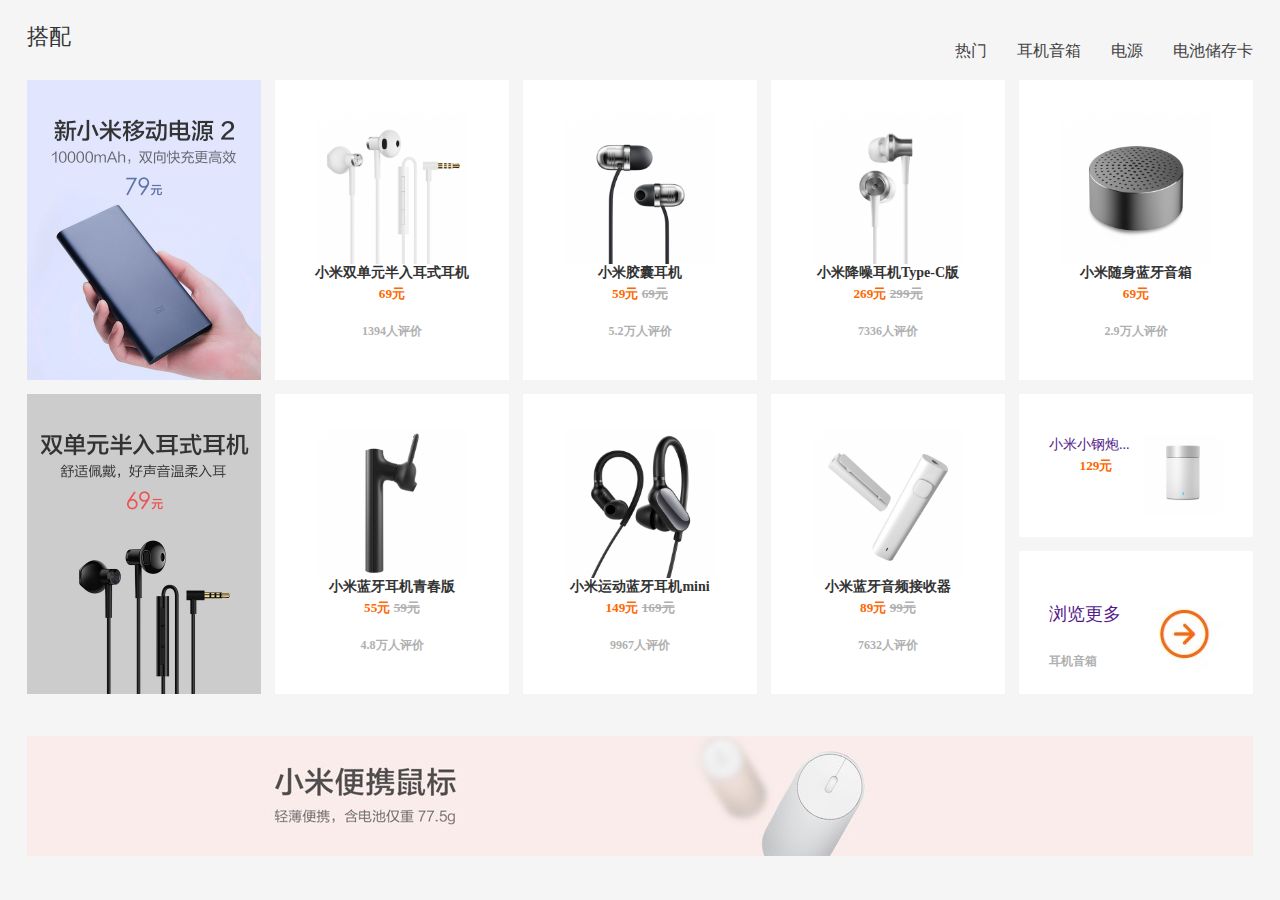
<file: dp.html>
<!DOCTYPE html>
<html lang="en">
<head>
	<meta charset="UTF-8">
	<title>搭配</title>
	<link rel="stylesheet" href="css/dp.css">
</head>
<body>
	<div class="dp">
		<div class="title">
			<div class="font">搭配</div>
			<div class="font1">电池储存卡</div>
			<div class="font1">电源</div>
			<div class="font1">耳机音箱</div>
			<div class="font1">热门</div>
		</div>
		<div class="con">
			<div class="box">
			  <a href="">
			  	<img src="img/dp1.jpg" alt="" width="234" height="300">
			  </a>
			</div>
			<div class="box box3">
			  <a href="" class="imgbox">
			  	<img src="img/dperji2.jpg" alt="" width="150" height="150">
			  </a>
			  <h3><a href="" class="font">小米双单元半入耳式耳机</a></h3>
			  <h5>69元</h5>
			  <h4>1394人评价</h4>
			</div>
			<div class="box box3">
			  <a href="" class="imgbox">
			  	<img src="img/dperji3.jpg" alt="" width="150" height="150">
			  </a>
			  <h3><a href="" class="font">小米胶囊耳机</a></h3>
			  <h5>59元 <del>69元</del></h5>
			  <h4>5.2万人评价</h4>
			</div>
			<div class="box box3">
			  <a href="" class="imgbox">
			  	<img src="img/dperji4.jpg" alt="" width="150" height="150">
			  </a>
			  <h3><a href="" class="font">小米降噪耳机Type-C版</a></h3>
			  <h5>269元 <del>299元</del></h5>
			  <h4>7336人评价</h4>
			</div>
			<div class="box box1 box3">
			  <a href="" class="imgbox">
			  	<img src="img/dperji5.jpg" alt="" width="150" height="150">
			  </a>
			  <h3><a href="" class="font">小米随身蓝牙音箱</a></h3>
			  <h5>69元</h5>
			  <h4>2.9万人评价</h4>
			</div>
			<div class="box">
			  <a href="" class="imgbox">
			  	<img src="img/dp6.jpg" alt="" width="234" height="300">
			  </a>
			</div>
			<div class="box box3">
			  <a href="" class="imgbox">
			  	<img src="img/dperji7.jpg" alt="" width="150" height="150">
			  </a>
			  <h3><a href="" class="font">小米蓝牙耳机青春版</a></h3>
			  <h5>55元 <del>59元</del></h5>
			  <h4>4.8万人评价</h4>
			</div>
			<div class="box box3">
			  <a href="" class="imgbox">
			  	<img src="img/dperji8.jpg" alt="" width="150" height="150">
			  </a>
			  <h3><a href="" class="font">小米运动蓝牙耳机mini</a></h3>
			  <h5>149元 <del>169元</del></h5>
			  <h4>9967人评价</h4>
			</div>
			<div class="box box3">
			  <a href="" class="imgbox">
			  	<img src="img/dperji9.jpg" alt="" width="150" height="150">
			  </a>
			  <h3><a href="" class="font">小米蓝牙音频接收器</a></h3>
			  <h5>89元 <del>99元</del></h5>
			  <h4>7632人评价</h4>
			</div>
			<div class="box box1 box2">
			  <div class="smallbox">
			    <h3><a href="">小米小钢炮...</a></h3>
			    <h5>129元</h5>
			  </div>
			  <a href="">
			  	<img src="img/dperji10.jpg" alt="" width="80" height="80">
			  </a>
			</div>
			<div class="box box1 box2">
			  <div class="smallbox1">
			  	<h3><a href="">浏览更多<h4>耳机音箱</h4></a></h3>
			  </div>
			  <a href="">
			  	<img src="img/elejiaju11.jpg" alt="" width="80" height="80">
			  </a>
			</div>
		</div>
	</div>
	
	<div class="ad">
		<a href="">
			<img src="img/ad4.jpg" alt="" width="1226" height="120">
		</a>
	</div>

</body>
</html>
</file>
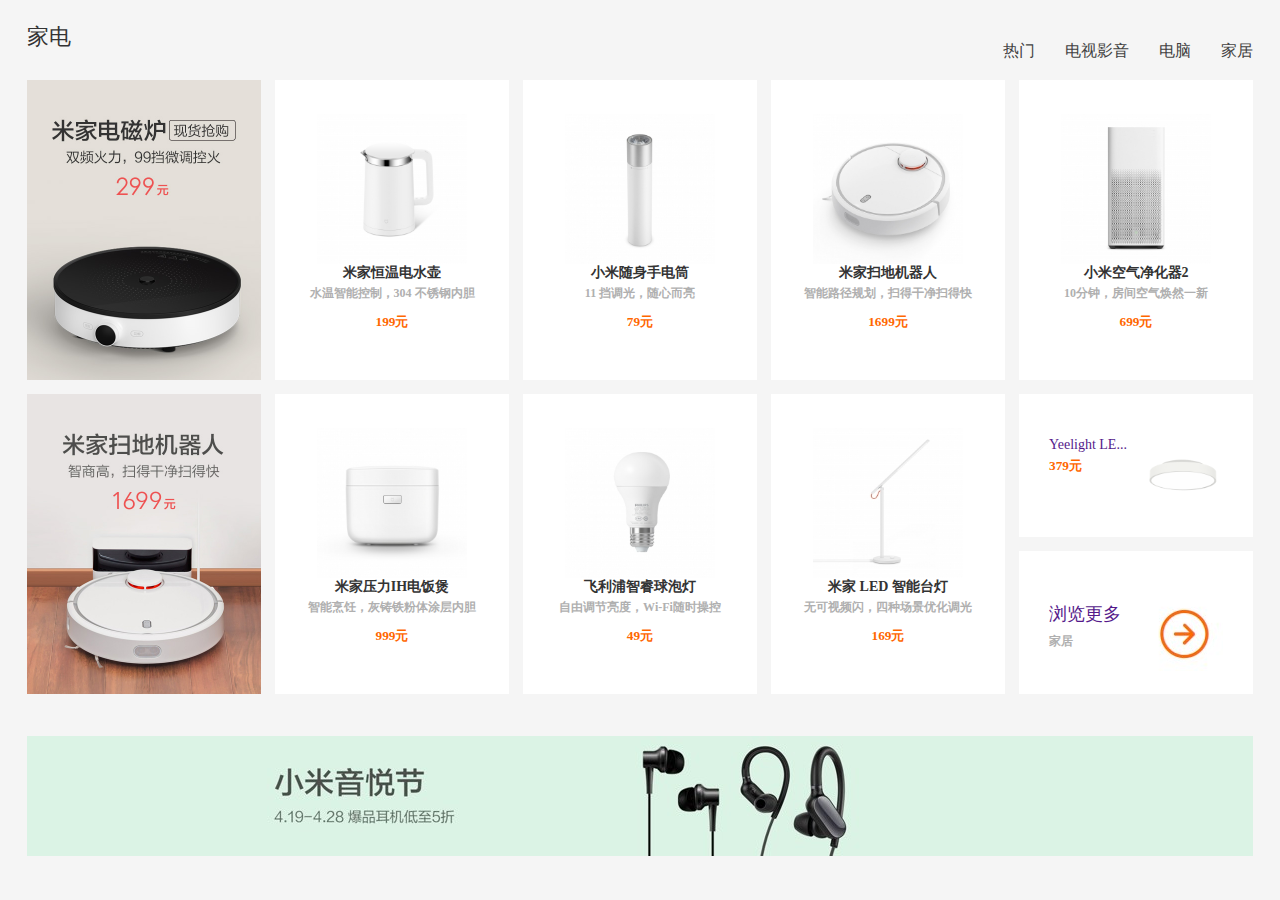
<file: ele.html>
<!DOCTYPE html>
<html lang="en">
<head>
	<meta charset="UTF-8">
	<title>家电</title>
	<link rel="stylesheet" href="css/ele.css">
</head>
<body>
	<div class="ele">
		<div class="title">
			<div class="font">家电</div>
			<div class="font1">家居</div>
			<div class="font1">电脑</div>
			<div class="font1">电视影音</div>
			<div class="font1">热门</div>
		</div>
		<div class="con">
			<div class="box">
			  <a href="">
			  	<img src="img/ele1.jpg" alt="" width="234" height="300">
			  </a>
			</div>
			<div class="box box3">
			  <a href="" class="imgbox">
			  	<img src="img/elejiaju2.jpg" alt="" width="150" height="150">
			  </a>
			  <h3><a href="" class="font">米家恒温电水壶</a></h3>
			  <h4>水温智能控制，304 不锈钢内胆</h4>
			  <h5>199元</h5>
			</div>
			<div class="box box3">
			  <a href="" class="imgbox">
			  	<img src="img/elejiaju3.jpg" alt="" width="150" height="150">
			  </a>
			  <h3><a href="" class="font">小米随身手电筒</a></h3>
			  <h4>11 挡调光，随心而亮</h4>
			  <h5>79元</h5>
			</div>
			<div class="box box3">
			  <a href="" class="imgbox">
			  	<img src="img/elejiaju4.jpg" alt="" width="150" height="150">
			  </a>
			  <h3><a href="" class="font">米家扫地机器人</a></h3>
			  <h4>智能路径规划，扫得干净扫得快</h4>
			  <h5>1699元</h5>
			</div>
			<div class="box box1 box3">
			  <a href="" class="imgbox">
			  	<img src="img/elejiaju5.jpg" alt="" width="150" height="150">
			  </a>
			  <h3><a href="" class="font">小米空气净化器2</a></h3>
			  <h4>10分钟，房间空气焕然一新</h4>
			  <h5>699元</h5>
			</div>
			<div class="box">
			  <a href="" class="imgbox">
			  	<img src="img/ele6.jpg" alt="" width="234" height="300">
			  </a>
			</div>
			<div class="box box3">
			  <a href="" class="imgbox">
			  	<img src="img/elejiaju7.jpg" alt="" width="150" height="150">
			  </a>
			  <h3><a href="" class="font">米家压力IH电饭煲</a></h3>
			  <h4>智能烹饪，灰铸铁粉体涂层内胆</h4>
			  <h5>999元</h5>
			</div>
			<div class="box box3">
			  <a href="" class="imgbox">
			  	<img src="img/elejiaju8.jpg" alt="" width="150" height="150">
			  </a>
			  <h3><a href="" class="font">飞利浦智睿球泡灯</a></h3>
			  <h4>自由调节亮度，Wi-Fi随时操控</h4>
			  <h5>49元</h5>
			</div>
			<div class="box box3">
			  <a href="" class="imgbox">
			  	<img src="img/elejiaju9.jpg" alt="" width="150" height="150">
			  </a>
			  <h3><a href="" class="font">米家 LED 智能台灯</a></h3>
			  <h4>无可视频闪，四种场景优化调光</h4>
			  <h5>169元</h5>
			</div>
			<div class="box box1 box2">
			  <div class="smallbox">
			    <h3><a href="">Yeelight LE...</a></h3>
			    <h5>379元</h5>
			  </div>
			  <a href="">
			  	<img src="img/elejiaju10.png" alt="" width="80" height="80">
			  </a>
			</div>
			<div class="box box1 box2">
			  <div class="smallbox1">
			  	<h3><a href="">浏览更多<h4>家居</h4></a></h3>
			  </div>
			  <a href="">
			  	<img src="img/elejiaju11.jpg" alt="" width="80" height="80">
			  </a>
			</div>
		</div>
	</div>
	
	<div class="ad">
		<a href="">
			<img src="img/ad2.jpg" alt="" width="1226" height="120">
		</a>
	</div>
</body>
</html>
</file>
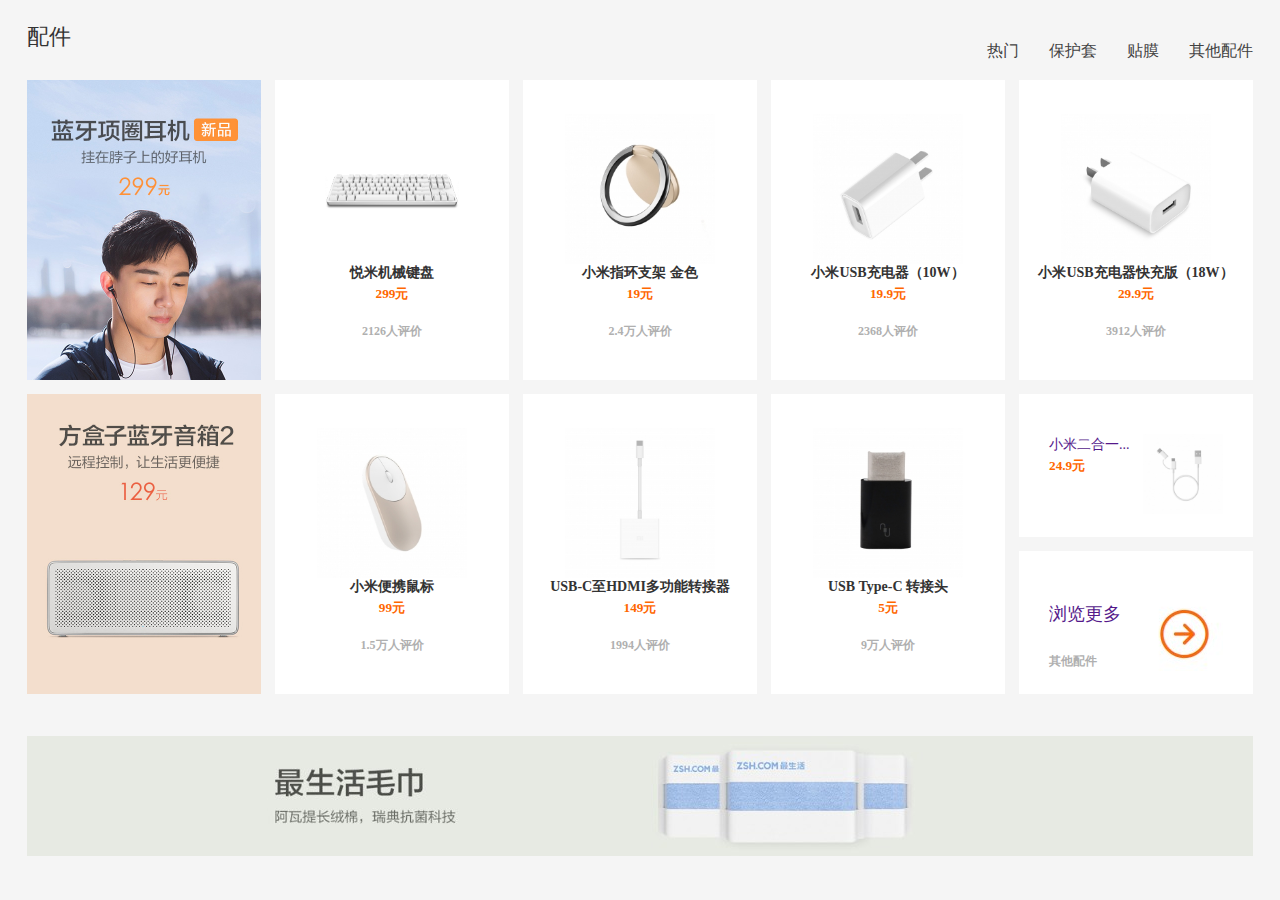
<file: pj.html>
<!DOCTYPE html>
<html lang="en">
<head>
	<meta charset="UTF-8">
	<title>配件</title>
	<link rel="stylesheet" href="css/pj.css">
</head>
<body>
	
	<div class="pj">
		<div class="title">
			<div class="font">配件</div>
			<div class="font1">其他配件</div>
			<div class="font1">贴膜</div>
			<div class="font1">保护套</div>
			<div class="font1">热门</div>
		</div>
		<div class="con">
			<div class="box">
			  <a href="">
			  	<img src="img/pj1.jpg" alt="" width="234" height="300">
			  </a>
			</div>
			<div class="box box3">
			  <a href="" class="imgbox">
			  	<img src="img/qitapj2.jpg" alt="" width="150" height="150">
			  </a>
			  <h3><a href="" class="font">悦米机械键盘</a></h3>
			  <h5>299元</h5>
			  <h4>2126人评价</h4>
			</div>
			<div class="box box3">
			  <a href="" class="imgbox">
			  	<img src="img/qitapj3.jpg" alt="" width="150" height="150">
			  </a>
			  <h3><a href="" class="font">小米指环支架 金色</a></h3>
			  <h5>19元</h5>
			  <h4>2.4万人评价</h4>
			</div>
			<div class="box box3">
			  <a href="" class="imgbox">
			  	<img src="img/qitapj4.jpg" alt="" width="150" height="150">
			  </a>
			  <h3><a href="" class="font">小米USB充电器（10W）</a></h3>
			  <h5>19.9元</h5>
			  <h4>2368人评价</h4>
			</div>
			<div class="box box1 box3">
			  <a href="" class="imgbox">
			  	<img src="img/qitapj5.jpg" alt="" width="150" height="150">
			  </a>
			  <h3><a href="" class="font">小米USB充电器快充版（18W）</a></h3>
			  <h5>29.9元</h5>
			  <h4>3912人评价</h4>
			</div>
			<div class="box">
			  <a href="" class="imgbox">
			  	<img src="img/pj6.jpg" alt="" width="234" height="300">
			  </a>
			</div>
			<div class="box box3">
			  <a href="" class="imgbox">
			  	<img src="img/qitapj7.jpg" alt="" width="150" height="150">
			  </a>
			  <h3><a href="" class="font">小米便携鼠标</a></h3>
			  <h5>99元</h5>
			  <h4>1.5万人评价</h4>
			</div>
			<div class="box box3">
			  <a href="" class="imgbox">
			  	<img src="img/qitapj8.jpg" alt="" width="150" height="150">
			  </a>
			  <h3><a href="" class="font">USB-C至HDMI多功能转接器</a></h3>
			  <h5>149元</h5>
			  <h4>1994人评价</h4>
			</div>
			<div class="box box3">
			  <a href="" class="imgbox">
			  	<img src="img/qitapj9.jpg" alt="" width="150" height="150">
			  </a>
			  <h3><a href="" class="font">USB Type-C 转接头</a></h3>
			  <h5>5元</h5>
			  <h4>9万人评价</h4>
			</div>
			<div class="box box1 box2">
			  <div class="smallbox">
			    <h3><a href="">小米二合一...</a></h3>
			    <h5>24.9元</h5>
			  </div>
			  <a href="">
			  	<img src="img/qitapj10.jpg" alt="" width="80" height="80">
			  </a>
			</div>
			<div class="box box1 box2">
			  <div class="smallbox1">
			  	<h3><a href="">浏览更多<h4>其他配件</h4></a></h3>
			  </div>
			  <a href="">
			  	<img src="img/elejiaju11.jpg" alt="" width="80" height="80">
			  </a>
			</div>
		</div>
	</div>
	
	<div class="ad">
		<a href="">
			<img src="img/ad5.jpg" alt="" width="1226" height="120">
		</a>
	</div>

</body>
</html>
</file>
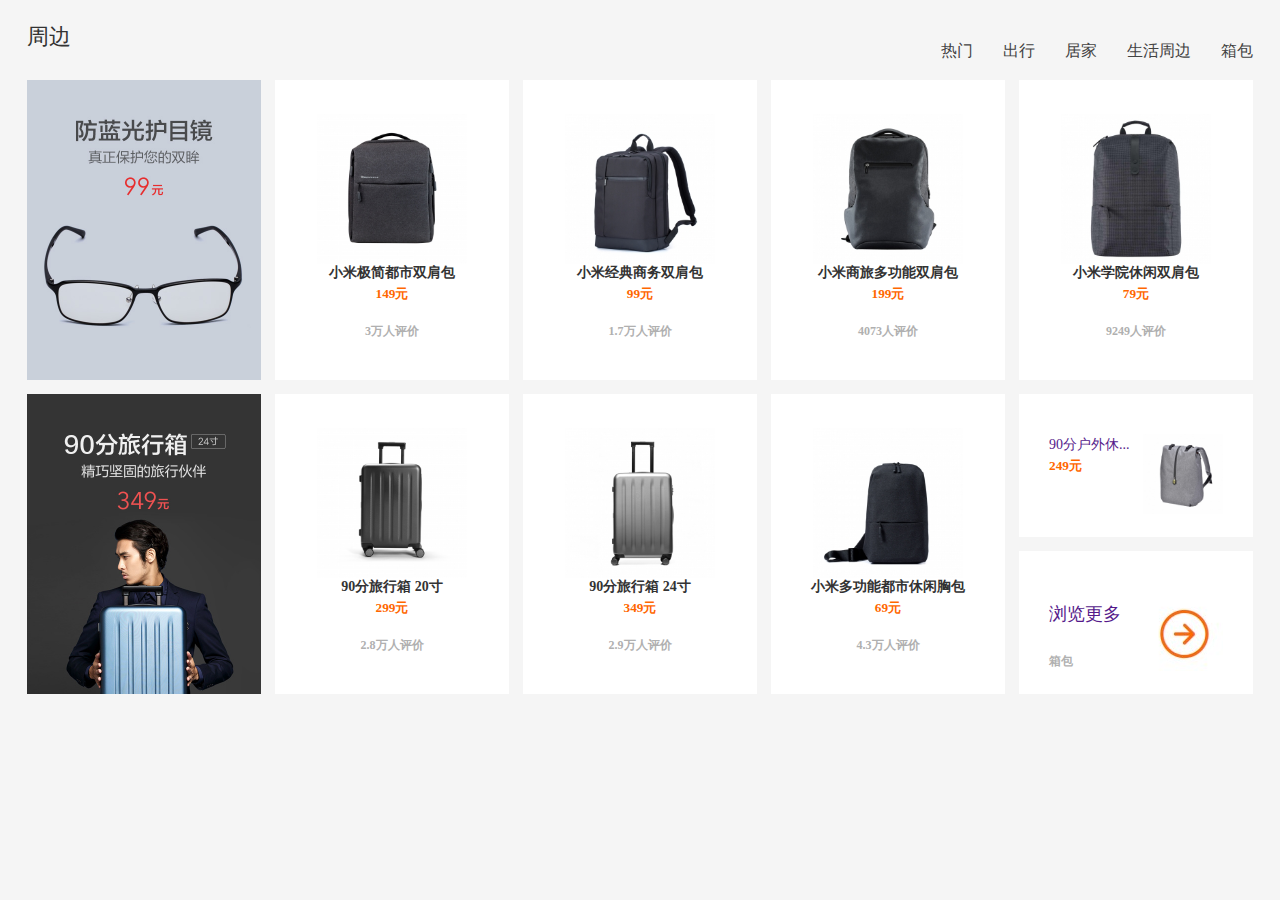
<file: zb.html>
<!DOCTYPE html>
<html lang="en">
<head>
	<meta charset="UTF-8">
	<title>周边</title>
	<link rel="stylesheet" href="css/zb.css">
</head>
<body>
	
	<div class="zb">
		<div class="title">
			<div class="font">周边</div>
			<div class="font1">箱包</div>
			<div class="font1">生活周边</div>
			<div class="font1">居家</div>
			<div class="font1">出行</div>
			<div class="font1">热门</div>
		</div>
		<div class="con">
			<div class="box">
			  <a href="">
			  	<img src="img/zb1.jpg" alt="" width="234" height="300">
			  </a>
			</div>
			<div class="box box3">
			  <a href="" class="imgbox">
			  	<img src="img/zbxiangbao2.jpg" alt="" width="150" height="150">
			  </a>
			  <h3><a href="" class="font">小米极简都市双肩包</a></h3>
			  <h5>149元</h5>
			  <h4>3万人评价</h4>
			</div>
			<div class="box box3">
			  <a href="" class="imgbox">
			  	<img src="img/zbxiangbao3.jpg" alt="" width="150" height="150">
			  </a>
			  <h3><a href="" class="font">小米经典商务双肩包</a></h3>
			  <h5>99元</h5>
			  <h4>1.7万人评价</h4>
			</div>
			<div class="box box3">
			  <a href="" class="imgbox">
			  	<img src="img/zbxiangbao4.jpg" alt="" width="150" height="150">
			  </a>
			  <h3><a href="" class="font">小米商旅多功能双肩包</a></h3>
			  <h5>199元</h5>
			  <h4>4073人评价</h4>
			</div>
			<div class="box box1 box3">
			  <a href="" class="imgbox">
			  	<img src="img/zbxiangbao5.jpg" alt="" width="150" height="150">
			  </a>
			  <h3><a href="" class="font">小米学院休闲双肩包</a></h3>
			  <h5>79元</h5>
			  <h4>9249人评价</h4>
			</div>
			<div class="box">
			  <a href="" class="imgbox">
			  	<img src="img/zb6.jpg" alt="" width="234" height="300">
			  </a>
			</div>
			<div class="box box3">
			  <a href="" class="imgbox">
			  	<img src="img/zbxiangbao7.jpg" alt="" width="150" height="150">
			  </a>
			  <h3><a href="" class="font">90分旅行箱 20寸</a></h3>
			  <h5>299元</h5>
			  <h4>2.8万人评价</h4>
			</div>
			<div class="box box3">
			  <a href="" class="imgbox">
			  	<img src="img/zbxiangbao8.jpg" alt="" width="150" height="150">
			  </a>
			  <h3><a href="" class="font">90分旅行箱 24寸</a></h3>
			  <h5>349元</h5>
			  <h4>2.9万人评价</h4>
			</div>
			<div class="box box3">
			  <a href="" class="imgbox">
			  	<img src="img/zbxiangbao9.jpg" alt="" width="150" height="150">
			  </a>
			  <h3><a href="" class="font">小米多功能都市休闲胸包</a></h3>
			  <h5>69元</h5>
			  <h4>4.3万人评价</h4>
			</div>
			<div class="box box1 box2">
			  <div class="smallbox">
			    <h3><a href="">90分户外休...</a></h3>
			    <h5>249元</h5>
			  </div>
			  <a href="">
			  	<img src="img/zbxiangbao10.jpg" alt="" width="80" height="80">
			  </a>
			</div>
			<div class="box box1 box2">
			  <div class="smallbox1">
			  	<h3><a href="">浏览更多<h4>箱包</h4></a></h3>
			  </div>
			  <a href="">
			  	<img src="img/elejiaju11.jpg" alt="" width="80" height="80">
			  </a>
			</div>
		</div>
	</div>
	
</body>
</html>
</file>
<file: css/dp.css>
/*
* @Author: lenovo
* @Date:   2018-04-23 19:49:09
* @Last Modified by:   lenovo
* @Last Modified time: 2018-04-23 19:55:40
*/
*{
	margin: 0;
	padding: 0;
	list-style: none; 
}
a{
	text-decoration: none;
}
img{
	display: block;
}
body{
	background-color: #F5F5F5;
}
del{
	color: #B0B0B0;
}
.dp{
	width: 1226px;
	height: 694px;
	border: 0;
	margin: 0 auto;
}
.dp .title{
	width: 100%;
	height: 80px;
}
.dp .title .font{
	width: 234px;
	height: 58px;
	display: block;
	color: #333333;
	float: left;
	text-align: left;
	margin-top: 22px;
	font-size: 22px;
	font-weight: 200; 
}
.dp .title .font1{
	height: 58px;
	display: block;
	margin-top: 22px;
	margin-left: 30px;
	line-height: 58px;
	font-size: 16px;
	color: #424242;
	float: right;
	text-align: right;
}
.dp .con{
	width: 100%;
	height: 614px;
}
.dp .con .box{
	width: 234px;
	height: 300px;
	border-bottom: 14px solid #F5F5F5;
	border-right: 14px solid #F5F5F5;
	float: left;
	background-color: white;
	text-align: center;
}
.dp .con .box1{
	border-right: 0;
}
.dp .con .box2{
	height: 143px;
}
.dp .con .box a{
	width: 234px;
	height: 300px;
	display: block;
}
.dp .con .box3 .imgbox{
	display: block;
	width: 150px;
	height: 150px;
	margin: 34px auto 0;
}
.dp .con .box .font{
	height: 21px;
	color: #333333;
	font-size: 14px;
	font-weight: 400px;
}
.dp .con .box h4{
	color: #B0B0B0;
	height: 18px;
	margin-bottom: 10px;
	font-size: 12px;
}
.dp .con .box h4{
	margin-top: 20px;
}
.dp .con .box h5{
	color: #ff6700;

}
.dp .con .box2 a{
	display: block;
	width: 80px;
	height: 80px;
	margin-right: 20px;
	margin-top: 40px;
	float: left; 
}
.dp .con .box2 .smallbox{
	display: block;
	width: 94px;
	height: 45px;
	margin-top: 40px;
	margin-left: 30px;
	line-height: 21px;
	float: left;
}
..dp .con .box2 .smallbox h5{
	text-align: left;
}
.dp .con .box2 .smallbox a{
	display: block;
	width: 94px;
	height: 21px;
	line-height: 21px;
	font-size: 14px;
	font-weight: 400;
	margin: 0;
	text-align: left;
}
.dp .con .smallbox1{
	display: block;
	width: 94px;
	height: 45px;
	margin-top: 50px;
	margin-left: 30px;
	float: left;
	text-align: left;
}
.dp .con .smallbox1 a{
	display: block;
	margin: 0;
}
.dp .con .smallbox1 h3{
	line-height: 27px;
	font-size: 18px;
	font-weight: 400;
	color: #333333;
}

.ad{
	width: 1226px;
	height: 120px;
	border-top: 42px solid #F5F5F5;
	margin: 0 auto;
}
.ad a{
	display: block;
	width: 1226px;
	height: 120px;
}
</file>
<file: css/ele.css>
/*
* @Author: lenovo
* @Date:   2018-04-23 17:56:29
* @Last Modified by:   lenovo
* @Last Modified time: 2018-04-23 18:10:26
*/
*{
	margin: 0;
	padding: 0;
	list-style: none; 
}
a{
	text-decoration: none;
}
img{
	display: block;
}
body{
	background-color: #F5F5F5;
}
.ele{
	width: 1226px;
	height: 694px;
	border: 0;
	margin: 0 auto;
}
.ele .title{
	width: 100%;
	height: 80px;
}
.ele .title .font{
	width: 234px;
	height: 58px;
	display: block;
	color: #333333;
	float: left;
	text-align: left;
	margin-top: 22px;
	font-size: 22px;
	font-weight: 200; 
}
.ele .title .font1{
	height: 58px;
	display: block;
	margin-top: 22px;
	margin-left: 30px;
	line-height: 58px;
	font-size: 16px;
	color: #424242;
	float: right;
	text-align: right;
}
.ele .con{
	width: 100%;
	height: 614px;
}
.ele .con .box{
	width: 234px;
	height: 300px;
	border-bottom: 14px solid #F5F5F5;
	border-right: 14px solid #F5F5F5;
	float: left;
	background-color: white;
	text-align: center;
}
.ele .con .box1{
	border-right: 0;
}
.ele .con .box2{
	height: 143px;
}
.ele .con .box a{
	width: 234px;
	height: 300px;
	display: block;
}
.ele .con .box3 .imgbox{
	display: block;
	width: 150px;
	height: 150px;
	margin: 34px auto 0;
}
.ele .con .box .font{
	height: 21px;
	color: #333333;
	font-size: 14px;
	font-weight: 400px;
}
.ele .con .box h4{
	color: #B0B0B0;
	height: 18px;
	margin-bottom: 10px;
	font-size: 12px;
}
.ele .con .box h5{
	color: #ff6700;

}
.ele .con .box2 a{
	display: block;
	width: 80px;
	height: 80px;
	margin-right: 20px;
	margin-top: 40px;
	float: left; 
}
.ele .con .box2 .smallbox{
	display: block;
	width: 94px;
	height: 45px;
	margin-top: 40px;
	margin-left: 30px;
	line-height: 21px;
	float: left;
}
.ele .con .box2 .smallbox h5{
	text-align: left;
}
.ele .con .box2 .smallbox a{
	display: block;
	width: 94px;
	height: 21px;
	line-height: 21px;
	font-size: 14px;
	font-weight: 400;
	margin: 0;
	text-align: left;
}
.ele .con .smallbox1{
	display: block;
	width: 94px;
	height: 45px;
	margin-top: 50px;
	margin-left: 30px;
	float: left;
	text-align: left;
}
.ele .con .smallbox1 a{
	display: block;
	margin: 0;
}
.ele .con .smallbox1 h3{
	line-height: 27px;
	font-size: 18px;
	font-weight: 400;
	color: #333333;
}
.ad{
	width: 1226px;
	height: 120px;
	border-top: 42px solid #F5F5F5;
	margin: 0 auto;
}
.ad a{
	display: block;
	width: 1226px;
	height: 120px;
}
</file>
<file: css/pj.css>
/*
* @Author: lenovo
* @Date:   2018-04-24 20:40:26
* @Last Modified by:   lenovo
* @Last Modified time: 2018-04-24 20:47:55
*/
*{
	margin: 0;
	padding: 0;
	list-style: none; 
}
a{
	text-decoration: none;
}
img{
	display: block;
}
body{
	background-color: #F5F5F5;
}
.pj{
	width: 1226px;
	height: 694px;
	border: 0;
	margin: 0 auto;
}
.pj .title{
	width: 100%;
	height: 80px;
}
.pj .title .font{
	width: 234px;
	height: 58px;
	display: block;
	color: #333333;
	float: left;
	text-align: left;
	margin-top: 22px;
	font-size: 22px;
	font-weight: 200; 
}
.pj .title .font1{
	height: 58px;
	display: block;
	margin-top: 22px;
	margin-left: 30px;
	line-height: 58px;
	font-size: 16px;
	color: #424242;
	float: right;
	text-align: right;
}
.pj .con{
	width: 100%;
	height: 614px;
}
.pj .con .box{
	width: 234px;
	height: 300px;
	border-bottom: 14px solid #F5F5F5;
	border-right: 14px solid #F5F5F5;
	float: left;
	background-color: white;
	text-align: center;
}
.pj .con .box1{
	border-right: 0;
}
.pj .con .box2{
	height: 143px;
}
.pj .con .box a{
	width: 234px;
	height: 300px;
	display: block;
}
.pj .con .box3 .imgbox{
	display: block;
	width: 150px;
	height: 150px;
	margin: 34px auto 0;
}
.pj .con .box .font{
	height: 21px;
	color: #333333;
	font-size: 14px;
	font-weight: 400px;
}
.pj .con .box h4{
	color: #B0B0B0;
	height: 18px;
	margin-bottom: 10px;
	font-size: 12px;
}
.pj .con .box h4{
	margin-top: 20px;
}
.pj .con .box h5{
	color: #ff6700;

}
.pj .con .box2 a{
	display: block;
	width: 80px;
	height: 80px;
	margin-right: 20px;
	margin-top: 40px;
	float: left; 
}
.pj .con .box2 .smallbox{
	display: block;
	width: 94px;
	height: 45px;
	margin-top: 40px;
	margin-left: 30px;
	line-height: 21px;
	float: left;
}
.pj .con .box2 .smallbox h5{
	text-align: left;
}
.pj .con .box2 .smallbox a{
	display: block;
	width: 94px;
	height: 21px;
	line-height: 21px;
	font-size: 14px;
	font-weight: 400;
	margin: 0;
	text-align: left;
}
.pj .con .smallbox1{
	display: block;
	width: 94px;
	height: 45px;
	margin-top: 50px;
	margin-left: 30px;
	float: left;
	text-align: left;
}
.pj .con .smallbox1 a{
	display: block;
	margin: 0;
}
.pj .con .smallbox1 h3{
	line-height: 27px;
	font-size: 18px;
	font-weight: 400;
	color: #333333;
}

.ad{
	width: 1226px;
	height: 120px;
	border-top: 42px solid #F5F5F5;
	margin: 0 auto;
}
.ad a{
	display: block;
	width: 1226px;
	height: 120px;
}
</file>
<file: css/zb.css>
/*
* @Author: lenovo
* @Date:   2018-04-24 21:09:40
* @Last Modified by:   lenovo
* @Last Modified time: 2018-04-24 21:15:02
*/
*{
	margin: 0;
	padding: 0;
	list-style: none; 
}
a{
	text-decoration: none;
}
img{
	display: block;
}
body{
	background-color: #F5F5F5;
}

.zb{
	width: 1226px;
	height: 694px;
	border: 0;
	margin: 0 auto;
}

.zb .title{
	width: 100%;
	height: 80px;
}
.zb .title .font{
	width: 234px;
	height: 58px;
	display: block;
	color: #333333;
	float: left;
	text-align: left;
	margin-top: 22px;
	font-size: 22px;
	font-weight: 200; 
}
.zb .title .font1{
	height: 58px;
	display: block;
	margin-top: 22px;
	margin-left: 30px;
	line-height: 58px;
	font-size: 16px;
	color: #424242;
	float: right;
	text-align: right;
}
.zb .con{
	width: 100%;
	height: 614px;
}
.zb .con .box{
	width: 234px;
	height: 300px;
	border-bottom: 14px solid #F5F5F5;
	border-right: 14px solid #F5F5F5;
	float: left;
	background-color: white;
	text-align: center;
}
.zb .con .box1{
	border-right: 0;
}
.zb .con .box2{
	height: 143px;
}
.zb .con .box a{
	width: 234px;
	height: 300px;
	display: block;
}
.zb .con .box3 .imgbox{
	display: block;
	width: 150px;
	height: 150px;
	margin: 34px auto 0;
}
.zb .con .box .font{
	height: 21px;
	color: #333333;
	font-size: 14px;
	font-weight: 400px;
}
.zb .con .box h4{
	color: #B0B0B0;
	height: 18px;
	margin-bottom: 10px;
	font-size: 12px;
}
.zb .con .box h4{
	margin-top: 20px;
}
.zb .con .box h5{
	color: #ff6700;

}
.zb .con .box2 a{
	display: block;
	width: 80px;
	height: 80px;
	margin-right: 20px;
	margin-top: 40px;
	float: left; 
}
.zb .con .box2 .smallbox{
	display: block;
	width: 94px;
	height: 45px;
	margin-top: 40px;
	margin-left: 30px;
	line-height: 21px;
	float: left;
}
.zb .con .box2 .smallbox h5{
	text-align: left;
}
.zb .con .box2 .smallbox a{
	display: block;
	width: 94px;
	height: 21px;
	line-height: 21px;
	font-size: 14px;
	font-weight: 400;
	margin: 0;
	text-align: left;
}
.zb .con .smallbox1{
	display: block;
	width: 94px;
	height: 45px;
	margin-top: 50px;
	margin-left: 30px;
	float: left;
	text-align: left;
}
.zb .con .smallbox1 a{
	display: block;
	margin: 0;
}
.zb .con .smallbox1 h3{
	line-height: 27px;
	font-size: 18px;
	font-weight: 400;
	color: #333333;
}
</file>
